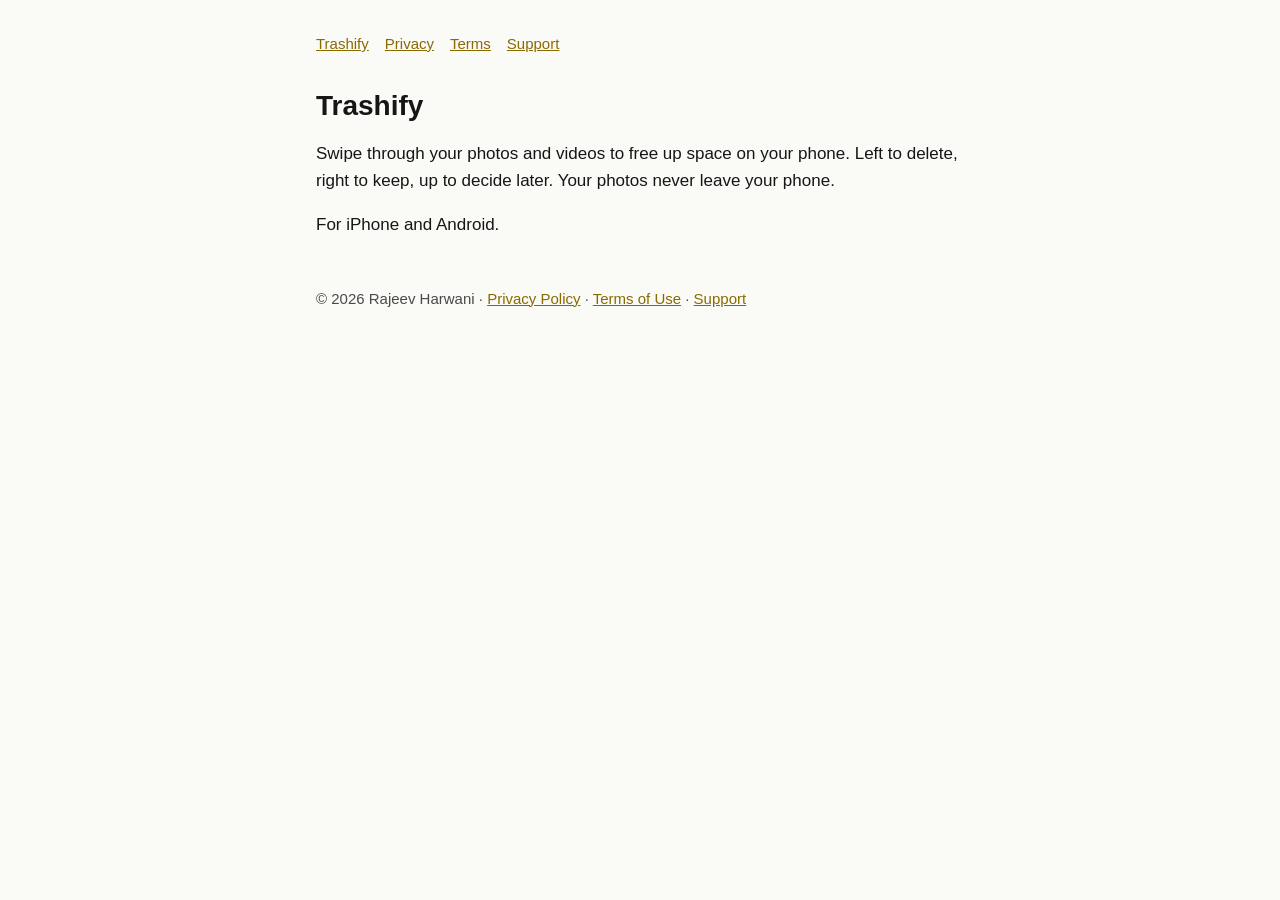
<file: index.html>
<!doctype html>
<html lang="en">
<head>
<meta charset="utf-8">
<meta name="viewport" content="width=device-width, initial-scale=1">
<title>Trashify</title>
<link rel="stylesheet" href="style.css">
</head>
<body>
<main>
<nav><a href="./">Trashify</a><a href="privacy">Privacy</a><a href="terms">Terms</a><a href="support">Support</a></nav>

<h1>Trashify</h1>
<p>Swipe through your photos and videos to free up space on your phone. Left to delete, right to keep, up to decide later. Your photos never leave your phone.</p>
<p>For iPhone and Android.</p>

<footer>© 2026 Rajeev Harwani · <a href="privacy">Privacy Policy</a> · <a href="terms">Terms of Use</a> · <a href="support">Support</a></footer>
</main>
</body>
</html>
</file>
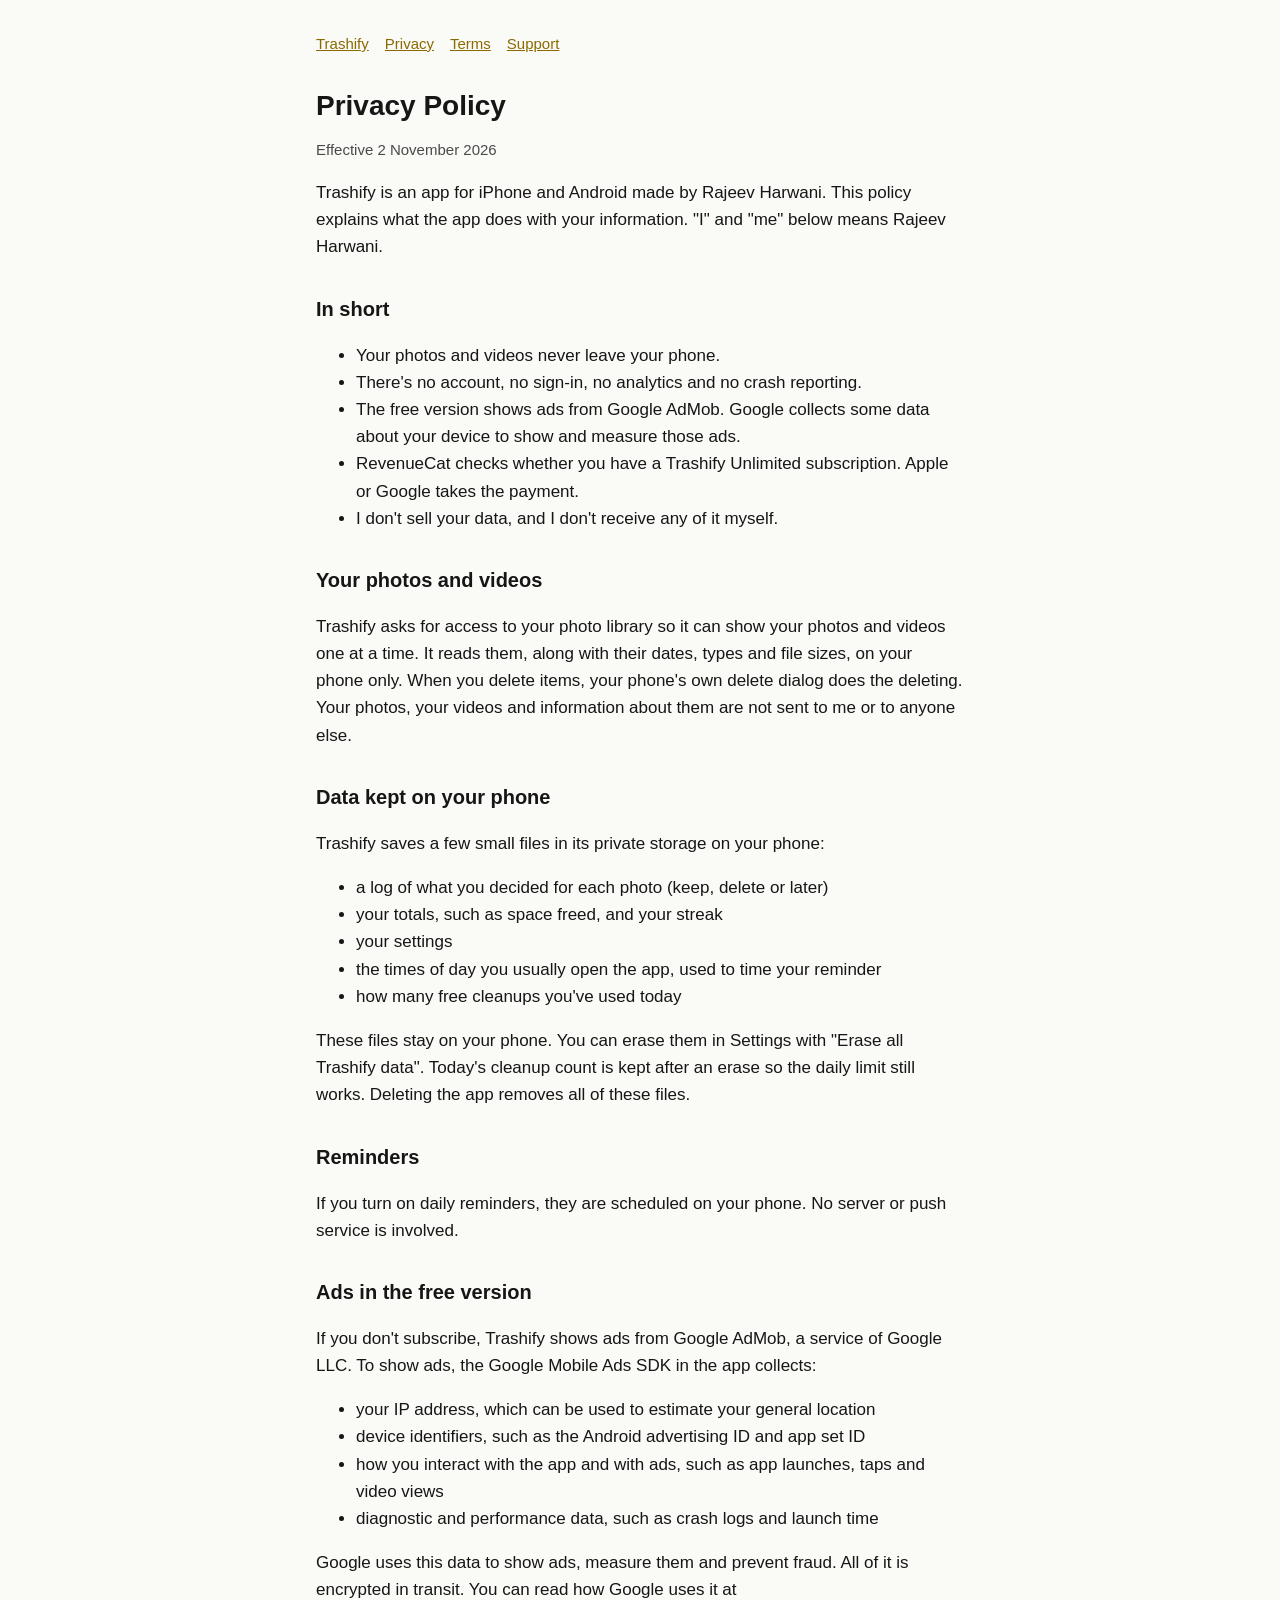
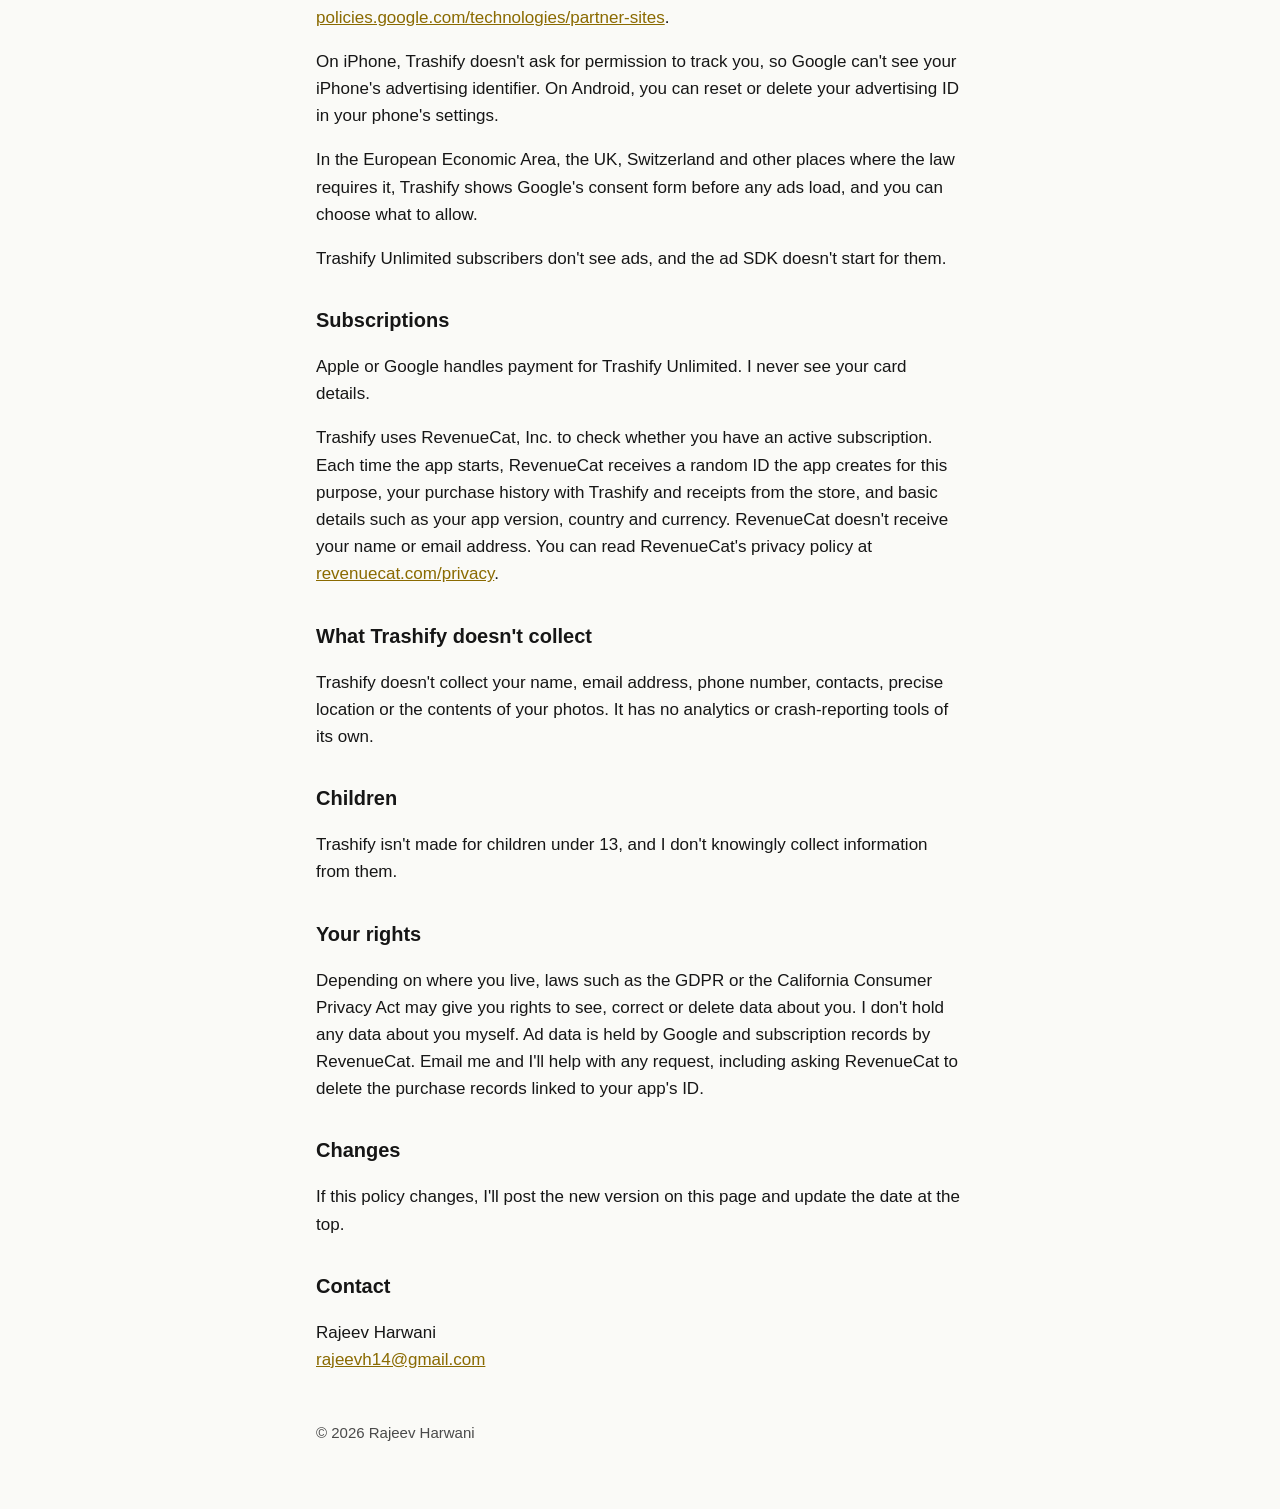
<file: privacy.html>
<!doctype html>
<html lang="en">
<head>
<meta charset="utf-8">
<meta name="viewport" content="width=device-width, initial-scale=1">
<title>Trashify Privacy Policy</title>
<link rel="stylesheet" href="style.css">
</head>
<body>
<main>
<nav><a href="./">Trashify</a><a href="privacy">Privacy</a><a href="terms">Terms</a><a href="support">Support</a></nav>

<h1>Privacy Policy</h1>
<p class="date">Effective 2 November 2026</p>

<p>Trashify is an app for iPhone and Android made by Rajeev Harwani. This policy explains what the app does with your information. "I" and "me" below means Rajeev Harwani.</p>

<h2>In short</h2>
<ul>
  <li>Your photos and videos never leave your phone.</li>
  <li>There's no account, no sign-in, no analytics and no crash reporting.</li>
  <li>The free version shows ads from Google AdMob. Google collects some data about your device to show and measure those ads.</li>
  <li>RevenueCat checks whether you have a Trashify Unlimited subscription. Apple or Google takes the payment.</li>
  <li>I don't sell your data, and I don't receive any of it myself.</li>
</ul>

<h2>Your photos and videos</h2>
<p>Trashify asks for access to your photo library so it can show your photos and videos one at a time. It reads them, along with their dates, types and file sizes, on your phone only. When you delete items, your phone's own delete dialog does the deleting. Your photos, your videos and information about them are not sent to me or to anyone else.</p>

<h2>Data kept on your phone</h2>
<p>Trashify saves a few small files in its private storage on your phone:</p>
<ul>
  <li>a log of what you decided for each photo (keep, delete or later)</li>
  <li>your totals, such as space freed, and your streak</li>
  <li>your settings</li>
  <li>the times of day you usually open the app, used to time your reminder</li>
  <li>how many free cleanups you've used today</li>
</ul>
<p>These files stay on your phone. You can erase them in Settings with "Erase all Trashify data". Today's cleanup count is kept after an erase so the daily limit still works. Deleting the app removes all of these files.</p>

<h2>Reminders</h2>
<p>If you turn on daily reminders, they are scheduled on your phone. No server or push service is involved.</p>

<h2>Ads in the free version</h2>
<p>If you don't subscribe, Trashify shows ads from Google AdMob, a service of Google LLC. To show ads, the Google Mobile Ads SDK in the app collects:</p>
<ul>
  <li>your IP address, which can be used to estimate your general location</li>
  <li>device identifiers, such as the Android advertising ID and app set ID</li>
  <li>how you interact with the app and with ads, such as app launches, taps and video views</li>
  <li>diagnostic and performance data, such as crash logs and launch time</li>
</ul>
<p>Google uses this data to show ads, measure them and prevent fraud. All of it is encrypted in transit. You can read how Google uses it at <a href="https://policies.google.com/technologies/partner-sites">policies.google.com/technologies/partner-sites</a>.</p>
<p>On iPhone, Trashify doesn't ask for permission to track you, so Google can't see your iPhone's advertising identifier. On Android, you can reset or delete your advertising ID in your phone's settings.</p>
<p>In the European Economic Area, the UK, Switzerland and other places where the law requires it, Trashify shows Google's consent form before any ads load, and you can choose what to allow.</p>
<p>Trashify Unlimited subscribers don't see ads, and the ad SDK doesn't start for them.</p>

<h2>Subscriptions</h2>
<p>Apple or Google handles payment for Trashify Unlimited. I never see your card details.</p>
<p>Trashify uses RevenueCat, Inc. to check whether you have an active subscription. Each time the app starts, RevenueCat receives a random ID the app creates for this purpose, your purchase history with Trashify and receipts from the store, and basic details such as your app version, country and currency. RevenueCat doesn't receive your name or email address. You can read RevenueCat's privacy policy at <a href="https://www.revenuecat.com/privacy">revenuecat.com/privacy</a>.</p>

<h2>What Trashify doesn't collect</h2>
<p>Trashify doesn't collect your name, email address, phone number, contacts, precise location or the contents of your photos. It has no analytics or crash-reporting tools of its own.</p>

<h2>Children</h2>
<p>Trashify isn't made for children under 13, and I don't knowingly collect information from them.</p>

<h2>Your rights</h2>
<p>Depending on where you live, laws such as the GDPR or the California Consumer Privacy Act may give you rights to see, correct or delete data about you. I don't hold any data about you myself. Ad data is held by Google and subscription records by RevenueCat. Email me and I'll help with any request, including asking RevenueCat to delete the purchase records linked to your app's ID.</p>

<h2>Changes</h2>
<p>If this policy changes, I'll post the new version on this page and update the date at the top.</p>

<h2>Contact</h2>
<p>Rajeev Harwani<br><a href="mailto:rajeevh14@gmail.com">rajeevh14@gmail.com</a></p>

<footer>© 2026 Rajeev Harwani</footer>
</main>
</body>
</html>
</file>
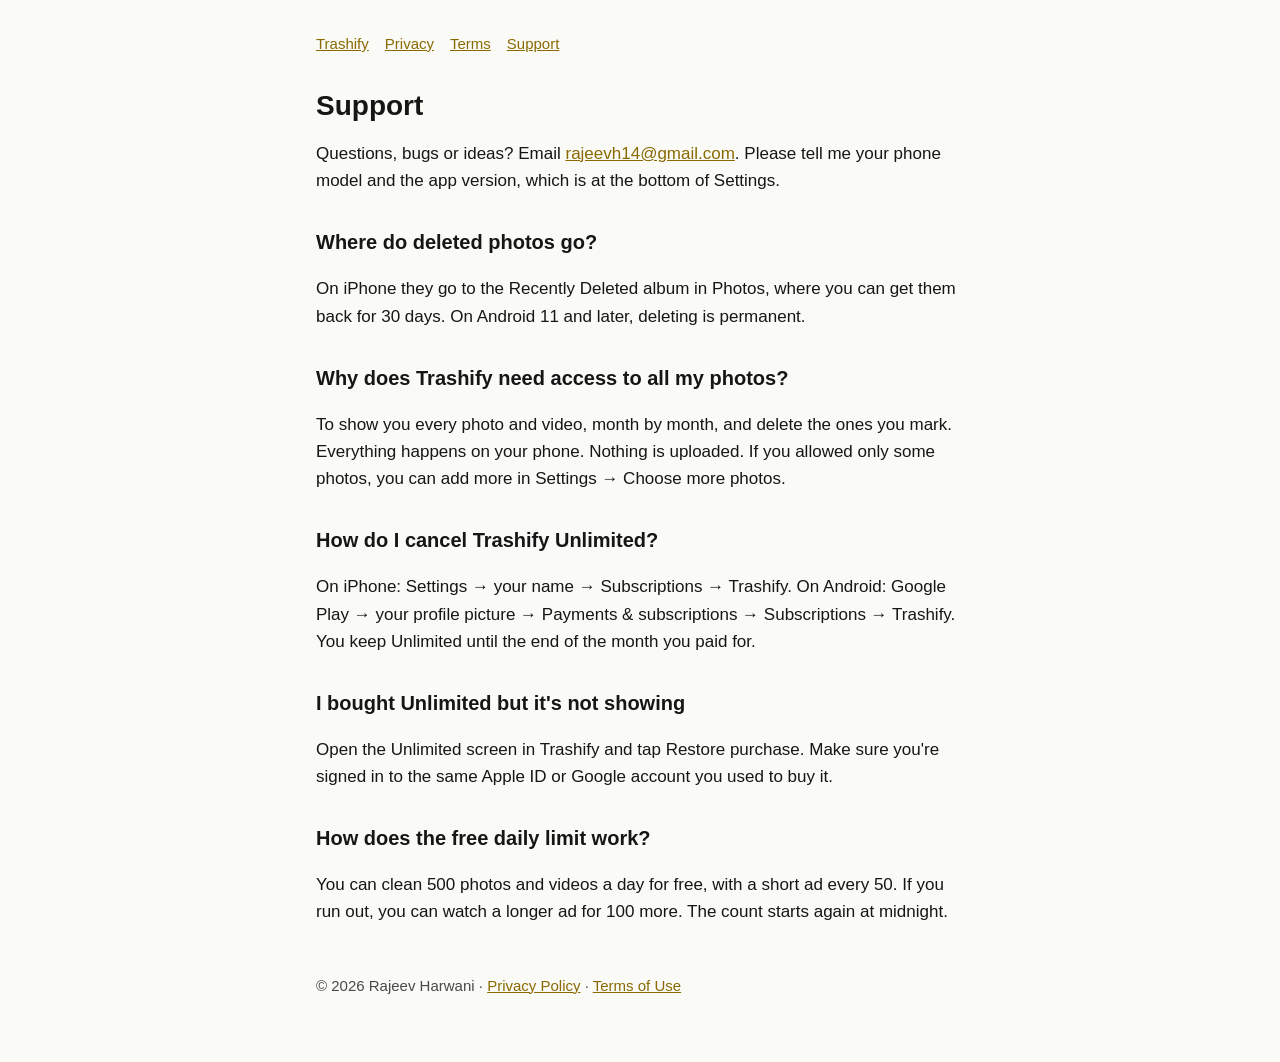
<file: support.html>
<!doctype html>
<html lang="en">
<head>
<meta charset="utf-8">
<meta name="viewport" content="width=device-width, initial-scale=1">
<title>Trashify Support</title>
<link rel="stylesheet" href="style.css">
</head>
<body>
<main>
<nav><a href="./">Trashify</a><a href="privacy">Privacy</a><a href="terms">Terms</a><a href="support">Support</a></nav>

<h1>Support</h1>
<p>Questions, bugs or ideas? Email <a href="mailto:rajeevh14@gmail.com">rajeevh14@gmail.com</a>. Please tell me your phone model and the app version, which is at the bottom of Settings.</p>

<h2>Where do deleted photos go?</h2>
<p>On iPhone they go to the Recently Deleted album in Photos, where you can get them back for 30 days. On Android 11 and later, deleting is permanent.</p>

<h2>Why does Trashify need access to all my photos?</h2>
<p>To show you every photo and video, month by month, and delete the ones you mark. Everything happens on your phone. Nothing is uploaded. If you allowed only some photos, you can add more in Settings → Choose more photos.</p>

<h2>How do I cancel Trashify Unlimited?</h2>
<p>On iPhone: Settings → your name → Subscriptions → Trashify. On Android: Google Play → your profile picture → Payments &amp; subscriptions → Subscriptions → Trashify. You keep Unlimited until the end of the month you paid for.</p>

<h2>I bought Unlimited but it's not showing</h2>
<p>Open the Unlimited screen in Trashify and tap Restore purchase. Make sure you're signed in to the same Apple ID or Google account you used to buy it.</p>

<h2>How does the free daily limit work?</h2>
<p>You can clean 500 photos and videos a day for free, with a short ad every 50. If you run out, you can watch a longer ad for 100 more. The count starts again at midnight.</p>

<footer>© 2026 Rajeev Harwani · <a href="privacy">Privacy Policy</a> · <a href="terms">Terms of Use</a></footer>
</main>
</body>
</html>
</file>
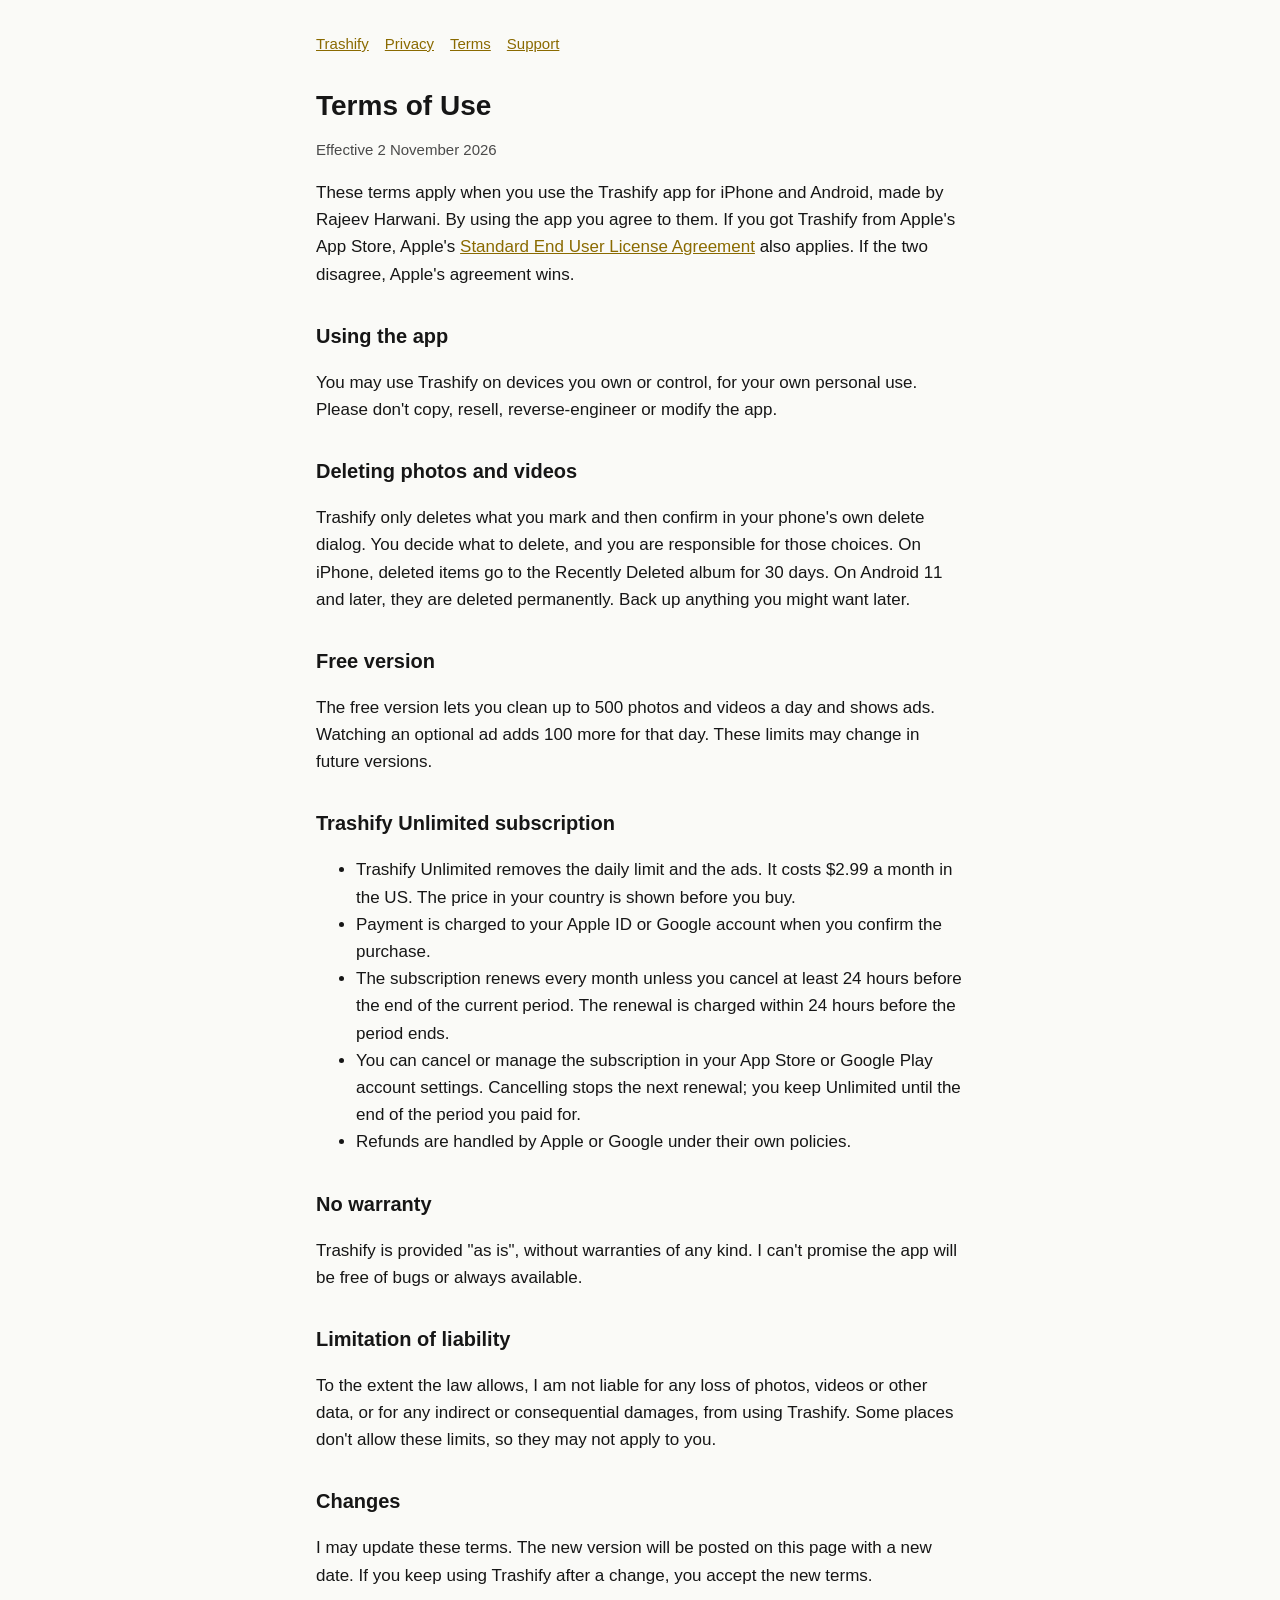
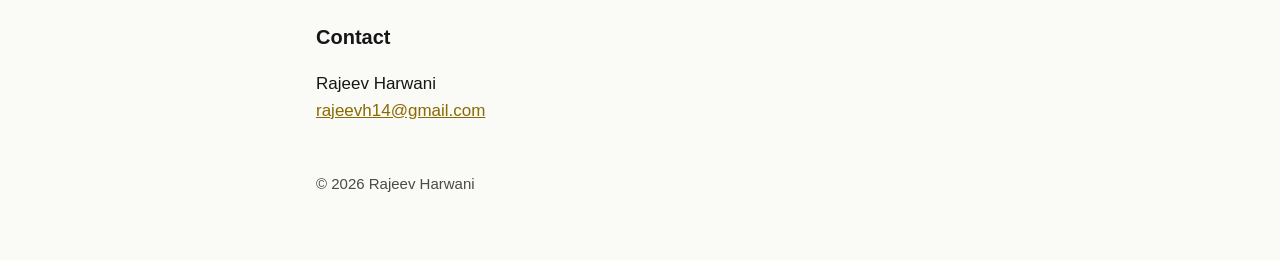
<file: terms.html>
<!doctype html>
<html lang="en">
<head>
<meta charset="utf-8">
<meta name="viewport" content="width=device-width, initial-scale=1">
<title>Trashify Terms of Use</title>
<link rel="stylesheet" href="style.css">
</head>
<body>
<main>
<nav><a href="./">Trashify</a><a href="privacy">Privacy</a><a href="terms">Terms</a><a href="support">Support</a></nav>

<h1>Terms of Use</h1>
<p class="date">Effective 2 November 2026</p>

<p>These terms apply when you use the Trashify app for iPhone and Android, made by Rajeev Harwani. By using the app you agree to them. If you got Trashify from Apple's App Store, Apple's <a href="https://www.apple.com/legal/internet-services/itunes/dev/stdeula/">Standard End User License Agreement</a> also applies. If the two disagree, Apple's agreement wins.</p>

<h2>Using the app</h2>
<p>You may use Trashify on devices you own or control, for your own personal use. Please don't copy, resell, reverse-engineer or modify the app.</p>

<h2>Deleting photos and videos</h2>
<p>Trashify only deletes what you mark and then confirm in your phone's own delete dialog. You decide what to delete, and you are responsible for those choices. On iPhone, deleted items go to the Recently Deleted album for 30 days. On Android 11 and later, they are deleted permanently. Back up anything you might want later.</p>

<h2>Free version</h2>
<p>The free version lets you clean up to 500 photos and videos a day and shows ads. Watching an optional ad adds 100 more for that day. These limits may change in future versions.</p>

<h2>Trashify Unlimited subscription</h2>
<ul>
  <li>Trashify Unlimited removes the daily limit and the ads. It costs $2.99 a month in the US. The price in your country is shown before you buy.</li>
  <li>Payment is charged to your Apple ID or Google account when you confirm the purchase.</li>
  <li>The subscription renews every month unless you cancel at least 24 hours before the end of the current period. The renewal is charged within 24 hours before the period ends.</li>
  <li>You can cancel or manage the subscription in your App Store or Google Play account settings. Cancelling stops the next renewal; you keep Unlimited until the end of the period you paid for.</li>
  <li>Refunds are handled by Apple or Google under their own policies.</li>
</ul>

<h2>No warranty</h2>
<p>Trashify is provided "as is", without warranties of any kind. I can't promise the app will be free of bugs or always available.</p>

<h2>Limitation of liability</h2>
<p>To the extent the law allows, I am not liable for any loss of photos, videos or other data, or for any indirect or consequential damages, from using Trashify. Some places don't allow these limits, so they may not apply to you.</p>

<h2>Changes</h2>
<p>I may update these terms. The new version will be posted on this page with a new date. If you keep using Trashify after a change, you accept the new terms.</p>

<h2>Contact</h2>
<p>Rajeev Harwani<br><a href="mailto:rajeevh14@gmail.com">rajeevh14@gmail.com</a></p>

<footer>© 2026 Rajeev Harwani</footer>
</main>
</body>
</html>
</file>
<file: style.css>
:root {
  --bg: #0e0e0e;
  --text: #f2f2f2;
  --muted: #b5b5b5;
  --accent: #ffd23f;
}
@media (prefers-color-scheme: light) {
  :root {
    --bg: #fafaf7;
    --text: #161616;
    --muted: #4a4a4a;
    --accent: #8a6a00;
  }
}
* { box-sizing: border-box; }
body {
  margin: 0;
  background: var(--bg);
  color: var(--text);
  font: 17px/1.6 -apple-system, BlinkMacSystemFont, "Segoe UI", Roboto, sans-serif;
}
main { max-width: 680px; margin: 0 auto; padding: 32px 16px 64px; }
h1 { font-size: 28px; line-height: 1.25; margin: 0 0 4px; }
h2 { font-size: 20px; margin: 32px 0 8px; }
p, li { color: var(--text); }
.date, footer { color: var(--muted); font-size: 15px; }
a { color: var(--accent); }
nav { display: flex; gap: 16px; margin-bottom: 32px; font-size: 15px; }
footer { margin-top: 48px; }
</file>
